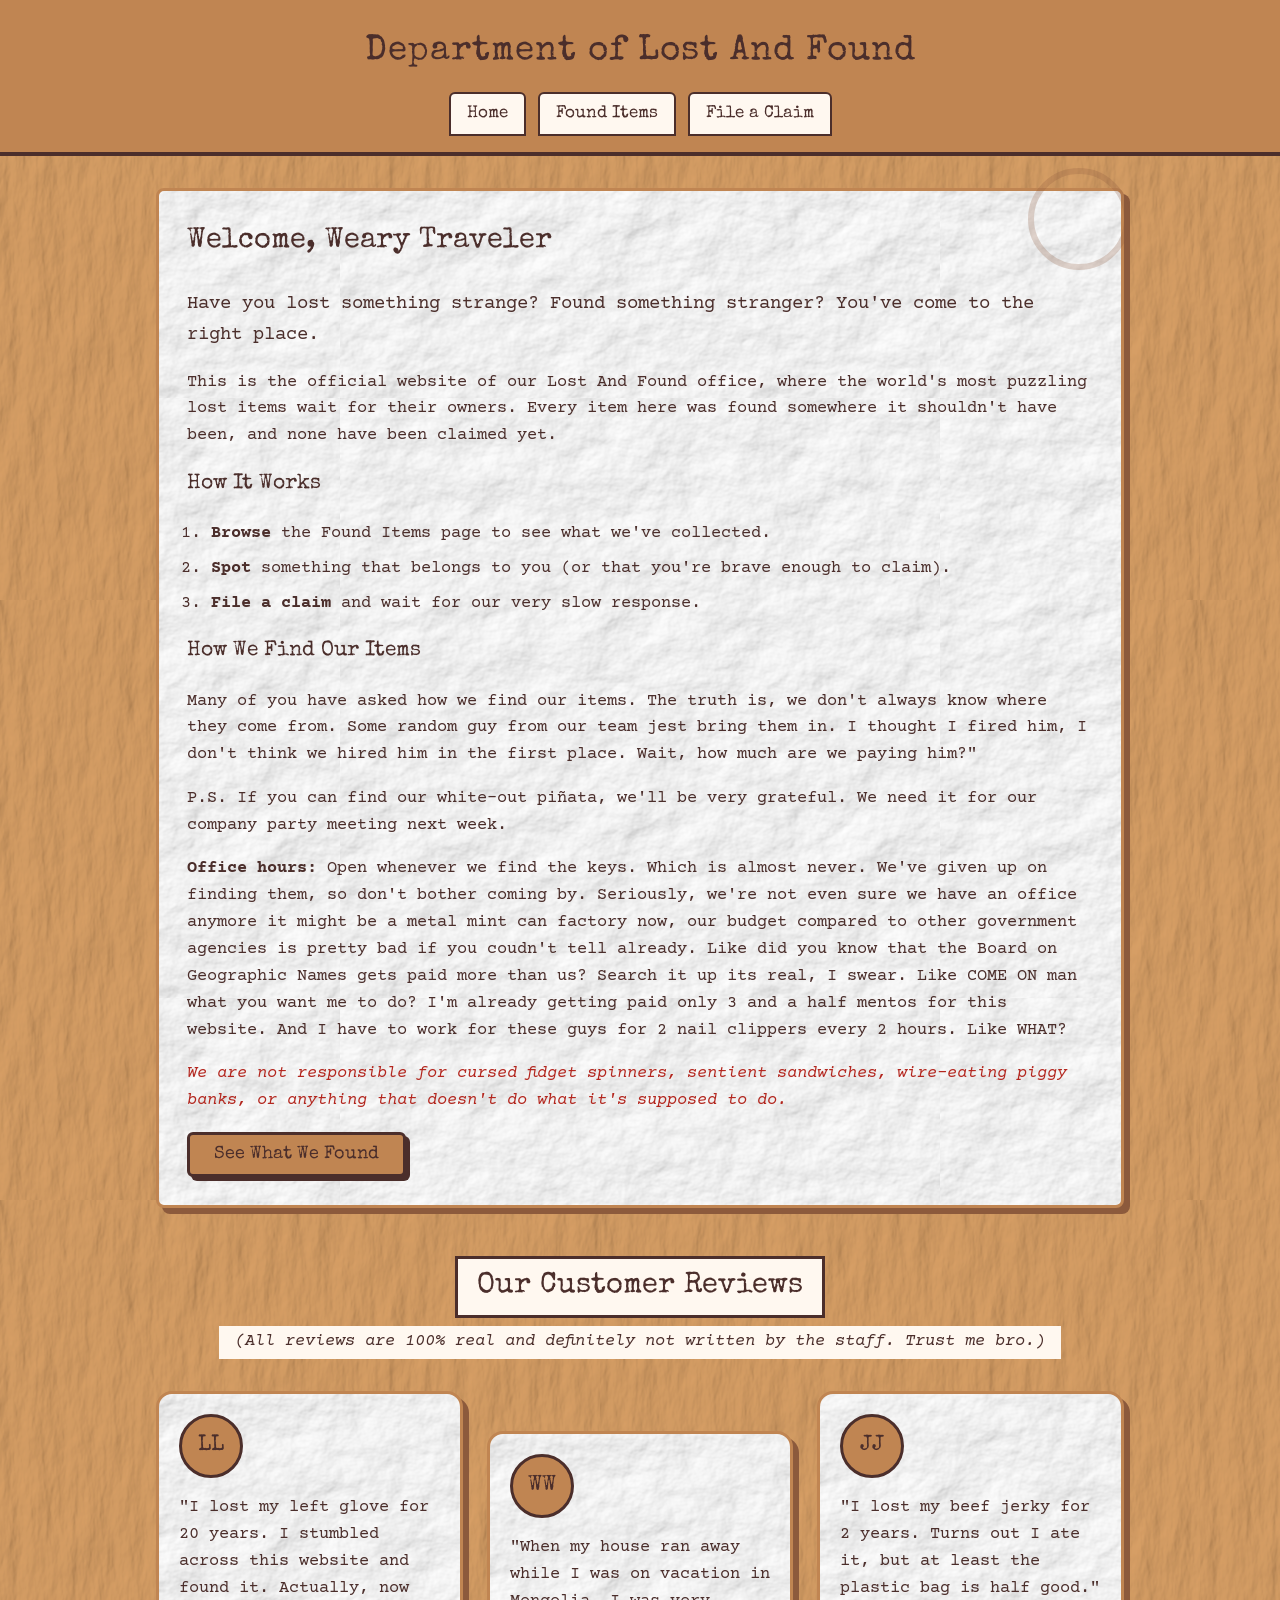
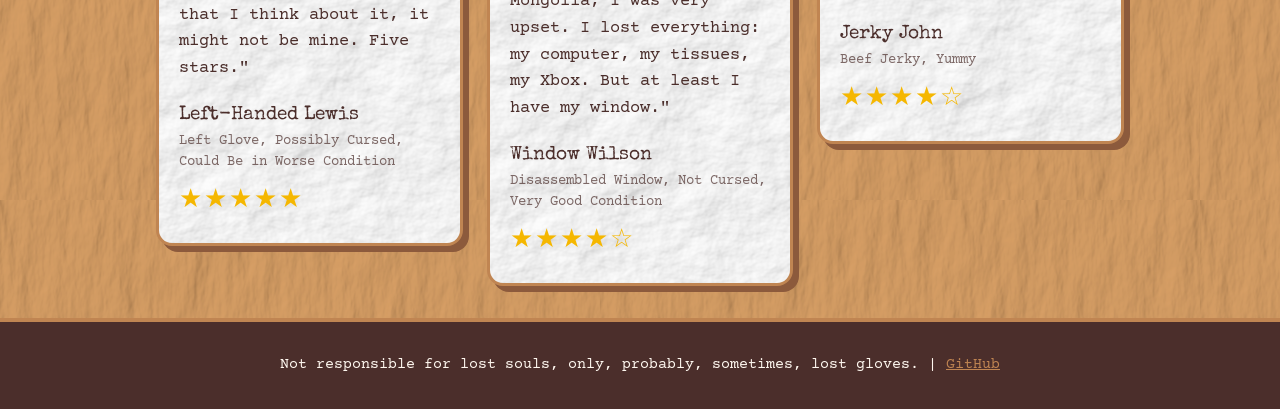
<file: index.html>
<!DOCTYPE html>
<html lang="en">
<head>
  <meta charset="UTF-8">
  <meta name="viewport" content="width=device-width, initial-scale=1.0">
  <title>Department of Lost And Found</title>

  <link rel="icon" href="data:image/svg+xml,<svg xmlns=%22http://www.w3.org/2000/svg%22 viewBox=%220 0 100 100%22><text y=%22.9em%22 font-size=%2290%22>🔍</text></svg>">

  <link href="https://fonts.googleapis.com/css2?family=Special+Elite&family=Courier+Prime&display=swap" rel="stylesheet">
  <link rel="stylesheet" href="style.css">
</head>
<body>

  <header>
    <h1>Department of Lost And Found</h1>
    <nav>
      <a href="index.html">Home</a>
      <a href="items.html">Found Items</a>
      <a href="claim.html">File a Claim</a>
    </nav>
  </header>

  <main>
    <section class="notice">
      <h2>Welcome, Weary Traveler</h2>

      <p>Have you lost something strange? Found something stranger? You've come to the right place.</p>
      <p>This is the official website of our Lost And Found office, where the world's most puzzling lost items wait for their owners. Every item here was found somewhere it shouldn't have been, and none have been claimed yet.</p>

      <h3>How It Works</h3>
      <ol>
        <li><strong>Browse</strong> the Found Items page to see what we've collected.</li>
        <li><strong>Spot</strong> something that belongs to you (or that you're brave enough to claim).</li>
        <li><strong>File a claim</strong> and wait for our very slow response.</li>
      </ol>

      <h3>How We Find Our Items</h3>
      <p>Many of you have asked how we find our items. The truth is, we don't always know where they come from. Some random guy from our team jest bring them in. I thought I fired him, I don't think we hired him in the first place. Wait, how much are we paying him?"</p>
      <p>P.S. If you can find our white-out piñata, we'll be very grateful. We need it for our company party meeting next week.</p>

      <p><strong>Office hours:</strong> Open whenever we find the keys. Which is almost never. We've given up on finding them, so don't bother coming by. Seriously, we're not even sure we have an office anymore it might be a metal mint can factory now, our budget compared to other government agencies is pretty bad if you coudn't tell already. Like did you know that the Board on Geographic Names gets paid more than us? Search it up its real, I swear. Like COME ON man what you want me to do? I'm already getting paid only 3 and a half mentos for this website. And I have to work for these guys for 2 nail clippers every 2 hours. Like WHAT?</p>
      <p><em>We are not responsible for cursed fidget spinners, sentient sandwiches, wire-eating piggy banks, or anything that doesn't do what it's supposed to do.</em></p>

      <a href="items.html"><button>See What We Found</button></a>
    </section>

    <section class="reviews">
      <h2>Our Customer Reviews</h2>
      <p class="subtitle">(All reviews are 100% real and definitely not written by the staff. Trust me bro.)</p>

      <div class="review-grid">

        <article class="review-card">
          <div class="avatar">LL</div>
          <p>"I lost my left glove for 20 years. I stumbled across this website and found it. Actually, now that I think about it, it might not be mine. Five stars."</p>
          <h3>Left-Handed Lewis</h3>
          <p class="role">Left Glove, Possibly Cursed, Could Be in Worse Condition</p>
          <p class="stars">★★★★★</p>
        </article>

        <article class="review-card">
          <div class="avatar">WW</div>
          <p>"When my house ran away while I was on vacation in Mongolia, I was very upset. I lost everything: my computer, my tissues, my Xbox. But at least I have my window."</p>
          <h3>Window Wilson</h3>
          <p class="role">Disassembled Window, Not Cursed, Very Good Condition</p>
          <p class="stars">★★★★☆</p>
        </article>

        <article class="review-card">
          <div class="avatar">JJ</div>
          <p>"I lost my beef jerky for 2 years. Turns out I ate it, but at least the plastic bag is half good."</p>
          <h3>Jerky John</h3>
          <p class="role">Beef Jerky, Yummy</p>
          <p class="stars">★★★★☆</p>
        </article>

      </div>
    </section>
  </main>

  <footer>
    <p>Not responsible for lost souls, only, probably, sometimes, lost gloves. | <a href="https://github.com/SpiritVoid-dot/The-Odd-Lost-And-Found">GitHub</a></p>
  </footer>

</body>
</html>
</file>
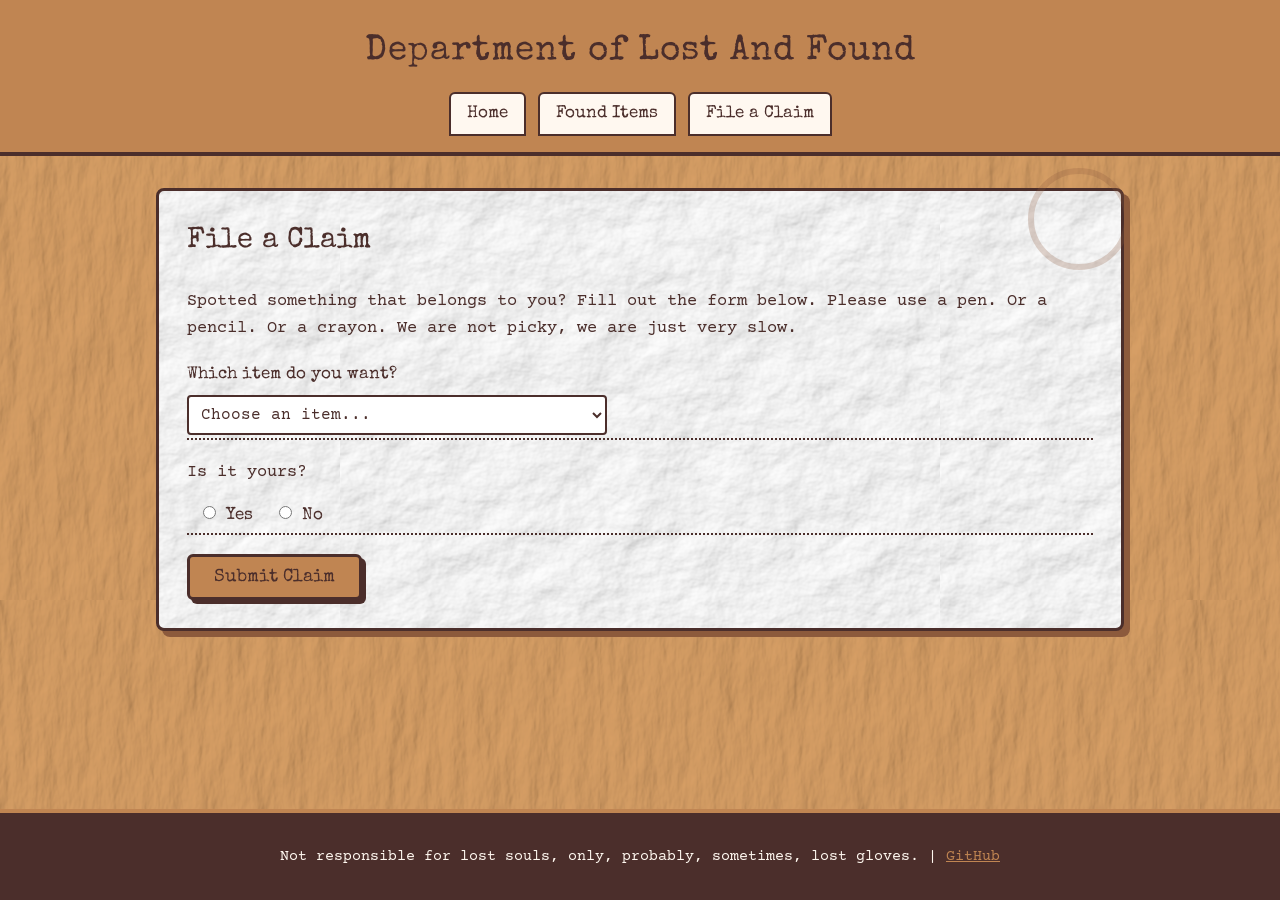
<file: claim.html>
<!DOCTYPE html>
<html lang="en">
<head>
  <meta charset="UTF-8">
  <meta name="viewport" content="width=device-width, initial-scale=1.0">
  <title>File a Claim | Lost And Found</title>

  <link rel="icon" href="data:image/svg+xml,<svg xmlns=%22http://www.w3.org/2000/svg%22 viewBox=%220 0 100 100%22><text y=%22.9em%22 font-size=%2290%22>🔍</text></svg>">

  <link href="https://fonts.googleapis.com/css2?family=Special+Elite&family=Courier+Prime&display=swap" rel="stylesheet">
  <link rel="stylesheet" href="style.css">
</head>
<body>

  <header>
    <h1>Department of Lost And Found</h1>
    <nav>
      <a href="index.html">Home</a>
      <a href="items.html">Found Items</a>
      <a href="claim.html">File a Claim</a>
    </nav>
  </header>

  <main>
    <section class="claim-form">
      <h2>File a Claim</h2>
      <p>Spotted something that belongs to you? Fill out the form below. Please use a pen. Or a pencil. Or a crayon. We are not picky, we are just very slow.</p>

      <form id="claim-form">

        <div class="line">
          <label for="item">Which item do you want?</label><br>
          <select id="item" name="item" required>
            <option value="" disabled selected>Choose an item...</option>
            <option>A Shadow Without an Owner</option>
            <option>USB Drive Labeled "Do Not Open"</option>
            <option>A Single French Fry</option>
            <option>Phone Charger That Charges Nothing</option>
            <option>A Ghost's Library Card</option>
            <option>A Calculator That Gives Wrong Answers on Purpose</option>
          </select>
        </div>

        <div class="line">
          <p>Is it yours?</p>
          <label><input type="radio" name="yours" value="yes" required> Yes</label>
          <label><input type="radio" name="yours" value="no"> No</label>
        </div>

        <button type="submit">Submit Claim</button>
      </form>

      <div id="result" class="result" hidden></div>
    </section>
  </main>

  <footer>
    <p>Not responsible for lost souls, only, probably, sometimes, lost gloves. | <a href="https://github.com/SpiritVoid-dot/The-Odd-Lost-And-Found">GitHub</a></p>
  </footer>

  <script>
    var form = document.getElementById("claim-form");
    var result = document.getElementById("result");

    form.addEventListener("submit", function (event) {
      // stop the page from reloading, since there is no server to send this to
      event.preventDefault();

      var item = document.getElementById("item").value;
      var yours = form.elements["yours"].value;

      var extra = "";
      if (yours === "no") {
        extra = " You said it is not yours. We will deliver it anyway.";
      }

      result.innerHTML =
        '<span class="stamp">Claim Pending</span>' +
        "<p>Claim received for <strong>" + item + "</strong>." + extra + "</p>" +
        "<p>Your item will be delivered in <strong>682 business days, 912 lunar cycles, " +
        "746 fortnites, and 87 trillion shakes</strong>, and maybe longer. Don't blame me, blame the warehouse holding the stuff that got turned into a BJJ dojo. Hey at least the classes are pretty fun.</p>";
      result.hidden = false;
      form.hidden = true;
    });
  </script>

</body>
</html>
</file>
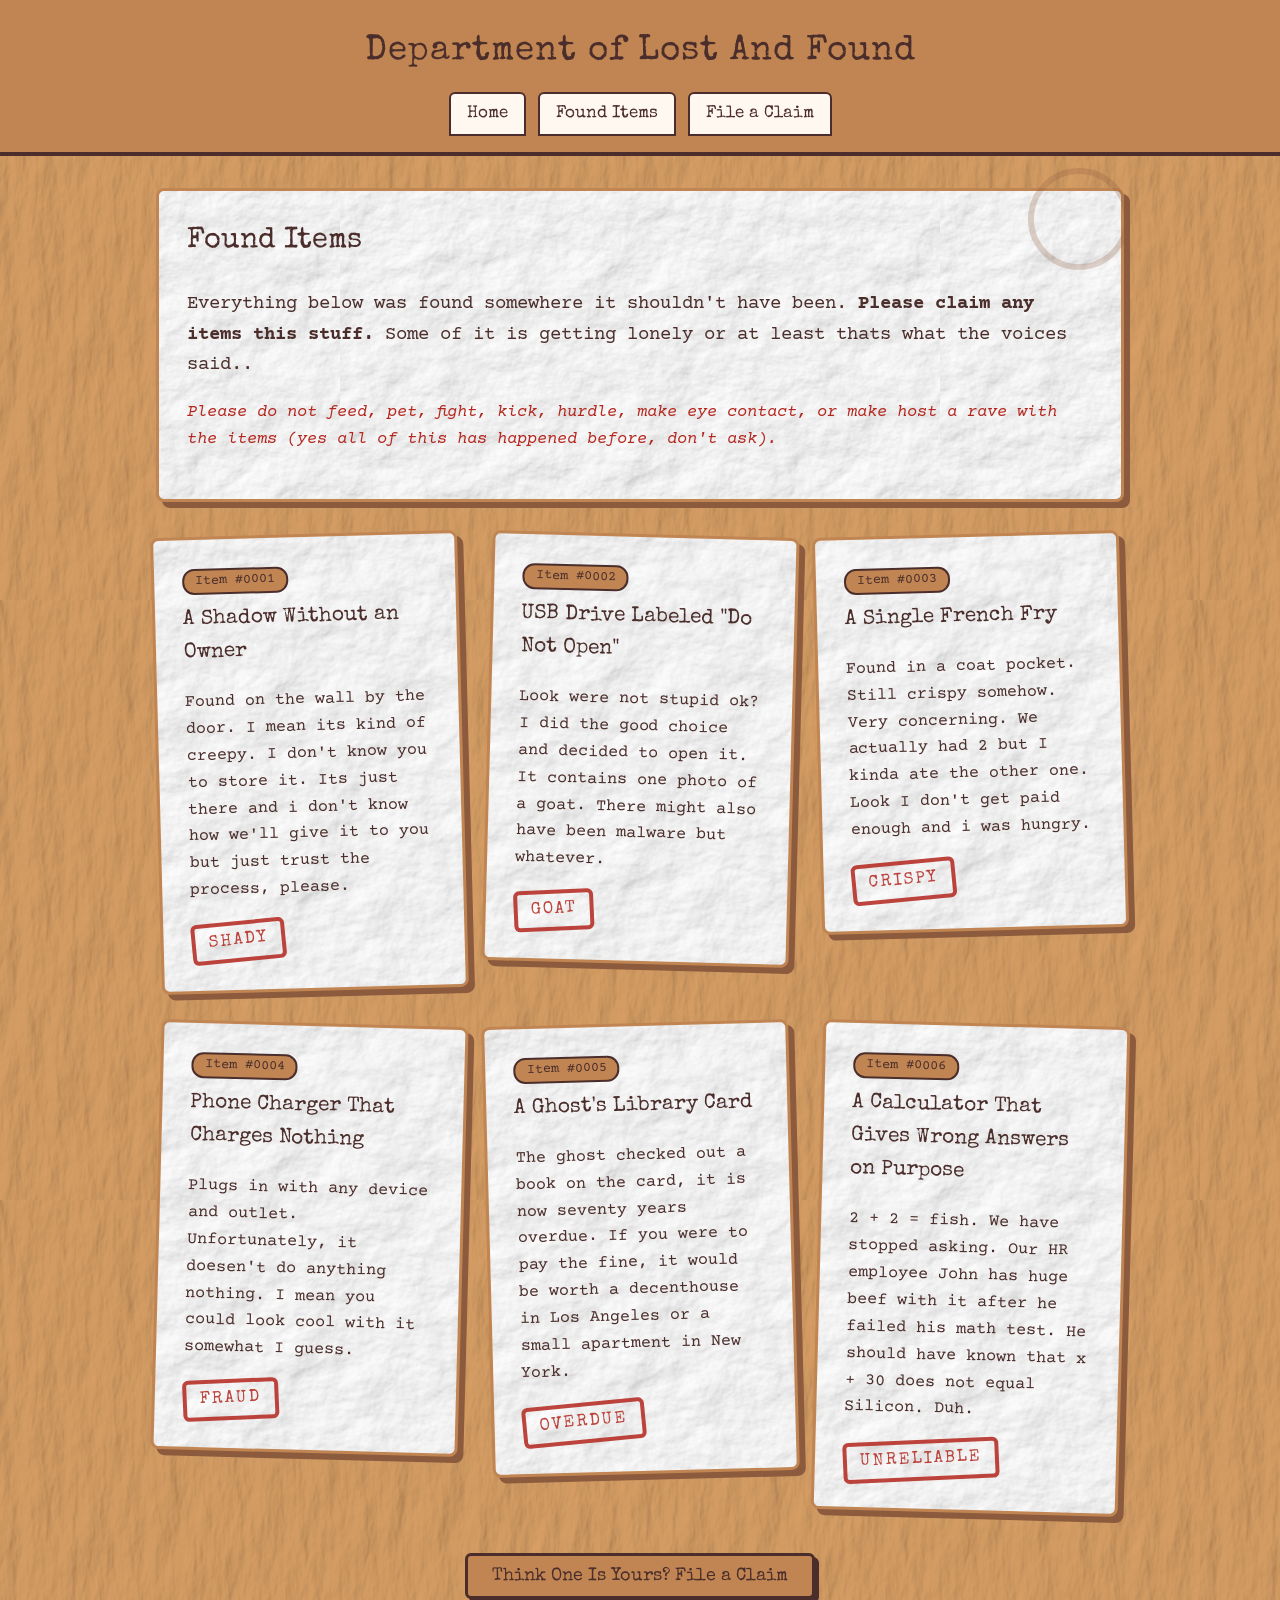
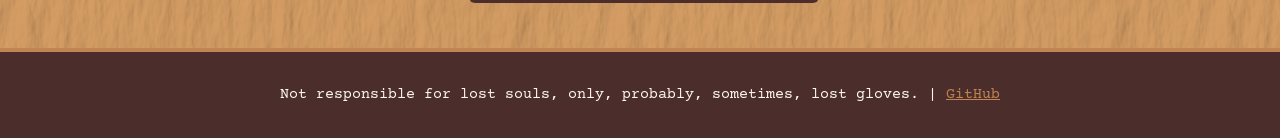
<file: Items.html>
<!DOCTYPE html>
<html lang="en">
<head>
  <meta charset="UTF-8">
  <meta name="viewport" content="width=device-width, initial-scale=1.0">
  <title>Found Items | Lost And Found</title>

  <link rel="icon" href="data:image/svg+xml,<svg xmlns=%22http://www.w3.org/2000/svg%22 viewBox=%220 0 100 100%22><text y=%22.9em%22 font-size=%2290%22>🔍</text></svg>">

  <link href="https://fonts.googleapis.com/css2?family=Special+Elite&family=Courier+Prime&display=swap" rel="stylesheet">
  <link rel="stylesheet" href="style.css">
</head>
<body>

  <header>
    <h1>Department of Lost And Found</h1>
    <nav>
      <a href="index.html">Home</a>
      <a href="items.html">Found Items</a>
      <a href="claim.html">File a Claim</a>
    </nav>
  </header>

  <main>
    <section class="notice">
      <h2>Found Items</h2>
      <p>Everything below was found somewhere it shouldn't have been. <strong>Please claim any items this stuff.</strong> Some of it is getting lonely or at least thats what the voices said..</p>
      <p><em>Please do not feed, pet, fight, kick, hurdle, make eye contact, or make host a rave with the items (yes all of this has happened before, don't ask).</em></p>
    </section>

    <ul class="items-grid" style="margin-top: 2rem;">

      <li>
        <article class="card">
          <span class="tag">Item #0001</span>
          <h3>A Shadow Without an Owner</h3>
          <p>Found on the wall by the door. I mean its kind of creepy. I don't know you to store it. Its just there and i don't know how we'll give it to you but just trust the process, please. </p>
          <span class="stamp">Shady</span>
        </article>
      </li>

      <li>
        <article class="card">
          <span class="tag">Item #0002</span>
          <h3>USB Drive Labeled "Do Not Open"</h3>
          <p>Look were not stupid ok? I did the good choice and decided to open it. It contains one photo of a goat. There might also have been malware but whatever.</p>
          <span class="stamp">Goat</span>
        </article>
      </li>

      <li>
        <article class="card">
          <span class="tag">Item #0003</span>
          <h3>A Single French Fry</h3>
          <p>Found in a coat pocket. Still crispy somehow. Very concerning. We actually had 2 but I kinda ate the other one. Look I don't get paid enough and i was hungry.</p>
          <span class="stamp">Crispy</span>
        </article>
      </li>

      <li>
        <article class="card">
          <span class="tag">Item #0004</span>
          <h3>Phone Charger That Charges Nothing</h3>
          <p>Plugs in with any device and outlet. Unfortunately, it doesen't do anything nothing. I mean you could look cool with it somewhat I guess.</p>
          <span class="stamp">Fraud</span>
        </article>
      </li>

      <li>
        <article class="card">
          <span class="tag">Item #0005</span>
          <h3>A Ghost's Library Card</h3>
          <p>The ghost checked out a book on the card, it is now seventy years overdue. If you were to pay the fine, it would be worth a decenthouse in Los Angeles or a small apartment in New York.</p>
          <span class="stamp">Overdue</span>
        </article>
      </li>

      <li>
        <article class="card">
          <span class="tag">Item #0006</span>
          <h3>A Calculator That Gives Wrong Answers on Purpose</h3>
          <p>2 + 2 = fish. We have stopped asking. Our HR employee John has huge beef with it after he failed his math test. He should have known that x + 30 does not equal Silicon. Duh.</p>
          <span class="stamp">Unreliable</span>
        </article>
      </li>

    </ul>

    <p style="text-align: center; margin-top: 2rem;">
      <a href="claim.html"><button>Think One Is Yours? File a Claim</button></a>
    </p>
  </main>

  <footer>
    <p>Not responsible for lost souls, only, probably, sometimes, lost gloves. | <a href="https://github.com/SpiritVoid-dot/The-Odd-Lost-And-Found">GitHub</a></p>
  </footer>

</body>
</html>
</file>
<file: style.css>
/* Department of Lost & Found: style.css */

:root {
  --cream: #FFF8F0;
  --tan: #C08552;
  --brown: #8C5A3C;
  --dark: #4B2E2B;
  --stamp-red: #B3261E;

  /* crumpled white paper texture drawn in CSS, no image file needed */
  --paper: #f4f3f0 url("data:image/svg+xml,%3Csvg xmlns='http://www.w3.org/2000/svg' width='600' height='600'%3E%3Cfilter id='c'%3E%3CfeTurbulence type='fractalNoise' baseFrequency='0.018 0.022' numOctaves='5' seed='11' stitchTiles='stitch' result='n'/%3E%3CfeDiffuseLighting in='n' lighting-color='%23ffffff' surfaceScale='4'%3E%3CfeDistantLight azimuth='45' elevation='60'/%3E%3C/feDiffuseLighting%3E%3C/filter%3E%3Crect width='100%25' height='100%25' filter='url(%23c)'/%3E%3C/svg%3E") center / 600px 600px;
}

* {
  box-sizing: border-box;
}

body {
  margin: 0;
  /* crumpled cardboard texture drawn in CSS, no image file needed */
  background-color: var(--tan);
  background-image: url("data:image/svg+xml,%3Csvg xmlns='http://www.w3.org/2000/svg' width='600' height='600'%3E%3Cfilter id='c'%3E%3CfeTurbulence type='fractalNoise' baseFrequency='0.04 0.012' numOctaves='5' seed='7' stitchTiles='stitch' result='n'/%3E%3CfeDiffuseLighting in='n' lighting-color='%23d9a066' surfaceScale='3'%3E%3CfeDistantLight azimuth='45' elevation='62'/%3E%3C/feDiffuseLighting%3E%3C/filter%3E%3Crect width='100%25' height='100%25' filter='url(%23c)'/%3E%3C/svg%3E");
  background-size: 600px 600px;
  color: var(--dark);
  font-family: 'Courier Prime', 'Courier New', monospace;
  font-size: 1.05rem;
  line-height: 1.6;
  min-height: 100vh;
  display: flex;
  flex-direction: column;
}

/* Headings */
h1, h2, h3 {
  font-family: 'Special Elite', 'Courier New', monospace;
  font-weight: normal;
  margin-top: 0;
}

h1 { font-size: 2.2rem; }
h2 { font-size: 1.8rem; }
h3 { font-size: 1.3rem; }

/* Header and nav */
header {
  background: var(--tan);
  border-bottom: 4px solid var(--dark);
  padding: 1.5rem 1rem 1rem;
  text-align: center;
}

header h1 {
  margin: 0 0 0.75rem;
  letter-spacing: 1px;
}

nav {
  display: flex;
  justify-content: center;
  flex-wrap: wrap;
  gap: 0.75rem;
}

nav a {
  color: var(--dark);
  text-decoration: none;
  padding: 0.4rem 1rem;
  border: 2px solid var(--dark);
  border-radius: 6px 6px 0 0; /* folder-tab look */
  background: var(--cream);
  font-family: 'Special Elite', monospace;
  transition: background 0.2s, color 0.2s;
}

nav a:hover {
  background: var(--dark);
  color: var(--cream);
}

/* Main content */
main {
  flex: 1;
  width: 100%;
  max-width: 1000px;
  margin: 2rem auto;
  padding: 0 1rem;
  position: relative;
}

/* Paper-style card */
.notice,
.card,
.claim-form {
  background: var(--paper);
  border: 3px solid var(--tan);
  border-radius: 8px;
  padding: 1.75rem;
  box-shadow: 6px 6px 0 var(--brown);
}

.notice p:first-of-type {
  font-size: 1.2rem;
}

/* Hero image on the home page */
.notice > img {
  display: block;
  width: 100%;
  max-height: 300px;
  object-fit: cover;
  border: 4px solid #fff;
  box-shadow: 0 2px 6px rgba(75, 46, 43, 0.3);
  margin-bottom: 1rem;
}

/* Lists */
ol, ul {
  padding-left: 1.5rem;
}

li {
  margin-bottom: 0.5rem;
}

/* Special text */
strong { color: var(--dark); }
em { color: var(--stamp-red); }

/* Links */
a {
  color: var(--dark);
}

main a:hover,
footer a:hover {
  background: rgba(192, 133, 82, 0.4); /* highlighter tan */
  text-decoration: none;
}

/* Buttons */
button,
.btn {
  background: var(--tan);
  color: var(--dark);
  font-family: 'Special Elite', monospace;
  font-size: 1.1rem;
  padding: 0.7rem 1.5rem;
  border: 3px solid var(--dark);
  border-radius: 6px;
  cursor: pointer;
  box-shadow: 4px 4px 0 var(--dark);
  transition: transform 0.1s, box-shadow 0.1s, background 0.2s, color 0.2s;
}

button:hover,
.btn:hover {
  background: var(--dark);
  color: var(--cream);
}

button:active,
.btn:active {
  transform: translate(3px, 3px);
  box-shadow: 1px 1px 0 var(--dark);
}

/* Rubber stamp */
.stamp {
  display: inline-block;
  font-family: 'Special Elite', monospace;
  text-transform: uppercase;
  color: var(--stamp-red);
  border: 4px solid var(--stamp-red);
  border-radius: 6px;
  padding: 0.2rem 0.8rem;
  transform: rotate(-4deg);
  opacity: 0.85;
  letter-spacing: 2px;
}

/* Reviews section */
.reviews {
  margin-top: 3rem;
}

/* heading and subtitle sit on the textured background, so give them a paper label */
.reviews > h2 {
  display: table;
  margin: 0 auto 0.5rem;
  padding: 0.3rem 1.2rem;
  background: var(--cream);
  border: 3px solid var(--dark);
  text-align: center;
}

.subtitle {
  display: table;
  margin: 0 auto 2rem;
  padding: 0.2rem 1rem;
  background: var(--cream);
  text-align: center;
  font-style: italic;
}

.review-grid {
  display: grid;
  grid-template-columns: repeat(3, 1fr); /* 3 cards side by side */
  gap: 1.5rem;
  align-items: start;
}

.review-card {
  background: var(--paper);
  border: 3px solid var(--tan);
  border-radius: 16px;
  padding: 1.25rem;
  box-shadow: 6px 6px 0 var(--brown);
}

/* staggered middle card (delete this rule for a level row) */
.review-card:nth-child(2) {
  margin-top: 2.5rem;
}

.avatar {
  width: 64px;
  height: 64px;
  border-radius: 50%;
  background: var(--tan);
  border: 3px solid var(--dark);
  display: flex;
  align-items: center;
  justify-content: center;
  font-family: 'Special Elite', monospace;
  font-size: 1.4rem;
  color: var(--dark);
  margin-bottom: 1rem;
}

/* use this if you swap initials for a photo (give the img the avatar class) */
img.avatar {
  object-fit: cover;
  display: block;
}

.review-card h3 {
  margin: 1rem 0 0;
  font-size: 1.2rem;
}

.role {
  margin: 0;
  font-size: 0.85rem;
  opacity: 0.7;
}

.stars {
  margin: 0.5rem 0 0;
  font-size: 1.6rem;
  color: #f5b700;
  letter-spacing: 2px;
}

/* Found Items page */
.items-grid {
  list-style: none;
  padding: 0;
  display: grid;
  grid-template-columns: repeat(3, 1fr); /* 3 per row, so 6 items make two even rows */
  gap: 1.5rem;
}

.card {
  position: relative;
}

.items-grid li:nth-child(odd) .card { transform: rotate(-1.5deg); }
.items-grid li:nth-child(even) .card { transform: rotate(1.5deg); }

.card img {
  width: 100%;
  height: 180px;
  object-fit: cover;
  border: 4px solid #fff;
  box-shadow: 0 2px 6px rgba(75, 46, 43, 0.3);
  margin-bottom: 0.75rem;
}

.card .tag {
  display: inline-block;
  background: var(--tan);
  border: 2px solid var(--dark);
  border-radius: 12px;
  padding: 0 0.7rem;
  font-size: 0.85rem;
  margin-bottom: 0.5rem;
}

/* Claim form page */
.claim-form {
  background: var(--paper);
  border-color: var(--dark);
}

.claim-form .line {
  border-bottom: 2px dotted var(--dark);
  margin: 1.2rem 0;
  padding-bottom: 0.2rem;
}

/* 404 page */
body.error-page {
  background: var(--dark);
  color: var(--cream);
  align-items: center;
  justify-content: center;
  text-align: center;
  padding: 2rem;
}

body.error-page .stamp {
  font-size: 4rem;
  color: var(--cream);
  border-color: var(--cream);
  margin-bottom: 1rem;
}

body.error-page a {
  color: var(--tan);
}

/* Footer */
footer {
  background: var(--dark);
  color: var(--cream);
  text-align: center;
  padding: 1rem;
  border-top: 4px solid var(--tan);
  font-size: 0.95rem;
}

footer a {
  color: var(--tan);
}

footer a:hover {
  color: var(--dark);
  background: var(--tan);
}

/* Coffee ring stain (decoration) */
main::before {
  content: "";
  position: absolute;
  top: -20px;
  right: 10px;
  width: 90px;
  height: 90px;
  border: 6px solid rgba(140, 90, 60, 0.25);
  border-radius: 50%;
  pointer-events: none;
}

/* Images in general */
img {
  max-width: 100%;
  height: auto;
}

/* Small screens */
@media (max-width: 700px) {
  h1 { font-size: 1.7rem; }
  h2 { font-size: 1.4rem; }
  .notice, .card, .claim-form { padding: 1.25rem; }

  /* stack the items and reviews so the text stays readable */
  .items-grid,
  .review-grid {
    grid-template-columns: 1fr;
  }
  .review-card:nth-child(2) {
    margin-top: 0;
  }
}

/* Claim form fields and result */
.claim-form label {
  font-family: 'Special Elite', monospace;
}

.claim-form select {
  margin-top: 0.4rem;
  width: 100%;
  max-width: 420px;
  padding: 0.5rem;
  font-family: inherit;
  font-size: 1rem;
  color: var(--dark);
  background: #fff;
  border: 2px solid var(--dark);
  border-radius: 4px;
}

.claim-form input[type="radio"] {
  margin: 0 0.3rem 0 1rem;
  accent-color: var(--dark);
}

.result {
  text-align: center;
}

.result .stamp {
  font-size: 1.8rem;
  margin: 1rem 0;
}

/* 404 page extras */
.excuses {
  text-align: left;
  max-width: 560px;
}

.footnote {
  margin-top: 2rem;
  font-size: 0.9rem;
  opacity: 0.8;
}
</file>
